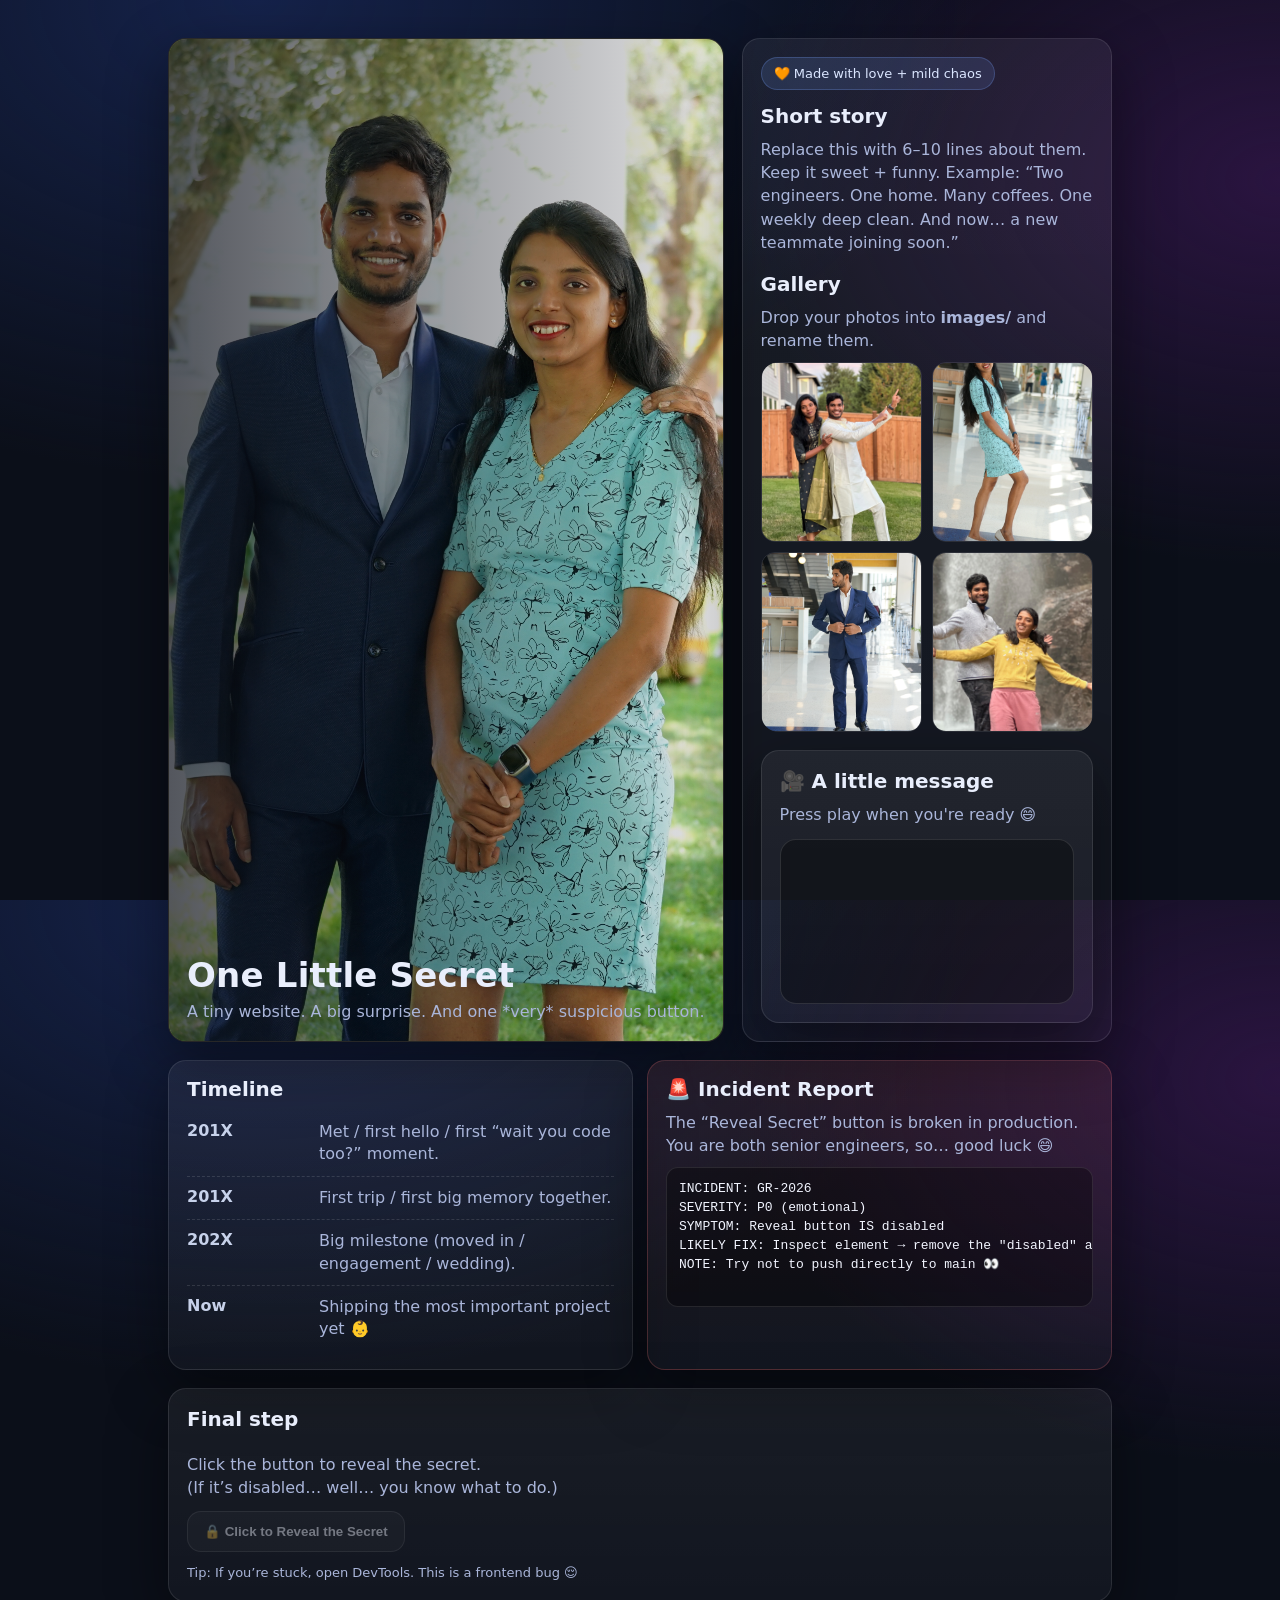
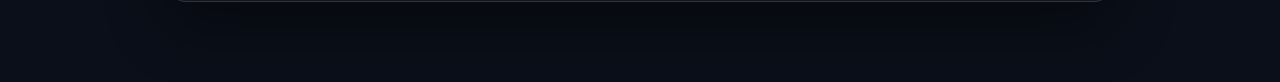
<file: index.html>
<!doctype html>
<html lang="en">
<head>
  <meta charset="UTF-8" />
  <meta name="viewport" content="width=device-width, initial-scale=1"/>
  <link rel="stylesheet" href="style.css">
  <title>One Little Secret</title>
  <style>
    :root{
      --bg:#0b0f19;
      --card:#121a2a;
      --text:#e9eefc;
      --muted:#aab6da;
      --accent:#7aa2ff;
      --shadow: 0 20px 60px rgba(0,0,0,.45);
      --radius: 18px;
    }
    *{ box-sizing:border-box; }
    body{
      margin:0;
      font-family: ui-sans-serif, system-ui, -apple-system, Segoe UI, Roboto, Helvetica, Arial;
      color:var(--text);
      background: radial-gradient(1200px 800px at 20% 0%, #15224a 0%, transparent 60%),
                  radial-gradient(1000px 700px at 100% 20%, #2a1440 0%, transparent 55%),
                  var(--bg);
      overflow-x:hidden;
    }
    a{ color:var(--accent); }
    .wrap{ max-width: 980px; margin:0 auto; padding: 28px 18px 80px; }
    .hero{
      display:grid; gap:18px;
      grid-template-columns: 1.2fr .8fr;
      align-items:stretch;
      margin-top: 10px;
    }
    @media (max-width: 860px){ .hero{ grid-template-columns: 1fr; } }
    .card{
      background: linear-gradient(180deg, rgba(255,255,255,.06), rgba(255,255,255,.03));
      border: 1px solid rgba(255,255,255,.10);
      border-radius: var(--radius);
      box-shadow: var(--shadow);
      overflow:hidden;
    }
    .hero .cover{
      position:relative;
      min-height: 320px;
      background: #111;
    }
    .cover img{
      width:100%; height:100%; object-fit:cover; display:block;
      filter:saturate(1.05) contrast(1.05);
    }
    .cover .overlay{
      position:absolute; inset:0;
      background: linear-gradient(90deg, rgba(11,15,25,.70), rgba(11,15,25,.10));
      display:flex; flex-direction:column; justify-content:flex-end;
      padding: 18px;
    }
    h1{ margin:0 0 6px; font-size: 34px; letter-spacing:.2px; }
    .sub{ margin:0; color:var(--muted); line-height:1.4; }
    .content{ padding: 18px; }
    .pill{
      display:inline-flex; gap:8px; align-items:center;
      padding: 8px 12px;
      border-radius: 999px;
      background: rgba(122,162,255,.14);
      border: 1px solid rgba(122,162,255,.25);
      color: #dbe6ff;
      font-size: 13px;
    }
    .grid{
      display:grid;
      grid-template-columns: repeat(2, 1fr);
      gap: 14px;
    }
    @media (max-width: 860px){ .grid{ grid-template-columns: 1fr; } }

    .gallery{
      display:grid;
      grid-template-columns: repeat(2, 1fr);
      gap: 10px;
      padding: 12px;
    }
    .gallery img{
      width:100%; height: 180px; object-fit:cover;
      border-radius: 14px;
      border: 1px solid rgba(255,255,255,.10);
    }
    @media (max-width: 860px){
      .gallery{ grid-template-columns: 1fr 1fr; }
      .gallery img{ height: 160px; }
    }

    .section{ margin-top: 18px; }
    .section h2{ margin:0 0 10px; font-size: 20px; }
    .muted{ color:var(--muted); }

    .timeline{
      padding: 16px 18px 18px;
    }
    .titem{
      display:grid;
      grid-template-columns: 120px 1fr;
      gap: 12px;
      padding: 10px 0;
      border-bottom: 1px dashed rgba(255,255,255,.12);
    }
    .titem:last-child{ border-bottom: none; }
    .tdate{ color:#dbe6ff; opacity:.9; font-weight:600; }
    .ttext{ color:var(--muted); line-height:1.4; }

    .incident{
      padding: 16px 18px 18px;
      background: linear-gradient(180deg, rgba(255,120,120,.10), rgba(255,255,255,.03));
      border: 1px solid rgba(255,120,120,.22);
    }
    .incident pre{
      margin: 10px 0 0;
      background: rgba(0,0,0,.35);
      border: 1px solid rgba(255,255,255,.10);
      padding: 12px;
      border-radius: 12px;
      overflow:auto;
      color: #f2f5ff;
      font-size: 13px;
      line-height: 1.45;
    }

    .reveal{
      padding: 18px;
      display:flex;
      flex-direction:column;
      gap: 12px;
      align-items:flex-start;
    }
    .btn{
      appearance:none;
      border: 1px solid rgba(255,255,255,.16);
      border-radius: 14px;
      padding: 12px 16px;
      background: rgba(255,255,255,.06);
      color: var(--text);
      font-weight: 700;
      cursor:pointer;
      transition: transform .08s ease, background .2s ease, opacity .2s ease;
    }
    .btn:hover{ transform: translateY(-1px); background: rgba(255,255,255,.10); }
    .btn:active{ transform: translateY(0px); }
    .btn[disabled]{
      opacity:.45;
      cursor:not-allowed;
      filter: grayscale(.3);
    }

    /* Modal reveal */
    .modal{
      position:fixed; inset:0;
      display:none;
      place-items:center;
      background: rgba(0,0,0,.55);
      padding: 20px;
      z-index: 50;
    }
    .modal.show{ display:grid; }
    .modal-card{
      width:min(720px, 100%);
      border-radius: 22px;
      background: linear-gradient(180deg, rgba(255,255,255,.08), rgba(255,255,255,.03));
      border: 1px solid rgba(255,255,255,.16);
      box-shadow: var(--shadow);
      overflow:hidden;
      position:relative;
    }
    .modal-top{
      padding: 18px 18px 6px;
      display:flex; align-items:center; justify-content:space-between;
      gap: 12px;
    }
    .x{
      background: rgba(255,255,255,.06);
      border: 1px solid rgba(255,255,255,.12);
      color: var(--text);
      border-radius: 12px;
      padding: 8px 10px;
      cursor:pointer;
    }
    .reveal-stage{
      padding: 10px 18px 22px;
    }
    .big{
      font-size: 36px;
      margin: 6px 0 6px;
      letter-spacing:.2px;
    }
    .anim{
      margin-top: 14px;
      display:grid;
      place-items:center;
      padding: 18px 0 6px;
    }
    .cardflip{
      width: 260px; height: 160px;
      perspective: 900px;
    }
    .cardflip .inner{
      width:100%; height:100%;
      position:relative;
      transform-style:preserve-3d;
      transition: transform 900ms cubic-bezier(.2,.9,.2,1);
    }
    .cardflip.revealed .inner{ transform: rotateY(180deg); }
    .face{
      position:absolute; inset:0;
      border-radius: 18px;
      display:grid; place-items:center;
      backface-visibility:hidden;
      border: 1px solid rgba(255,255,255,.16);
      background: rgba(0,0,0,.25);
      text-align:center;
      padding: 12px;
    }
    .front{
      color: #dbe6ff;
    }
    .back{
      transform: rotateY(180deg);
      font-size: 34px;
      font-weight: 900;
    }

    /* Confetti canvas */
    #confetti{
      position:fixed; inset:0;
      pointer-events:none;
      z-index: 60;
      display:none;
    }
    #confetti.show{ display:block; }
  </style>
</head>
<body>
  <canvas id="confetti"></canvas>

  <div class="wrap">
    <div class="hero">
      <div class="card cover">
        <img src="images/cover.JPG" alt="Cover photo" />
        <div class="overlay">
          <h1>One Little Secret</h1>
          <p class="sub">A tiny website. A big surprise. And one *very* suspicious button.</p>
        </div>
      </div>

      <div class="card content">
        <div class="pill">🧡 Made with love + mild chaos</div>
        <div class="section" style="margin-top:14px;">
          <h2>Short story</h2>
          <p class="muted" style="margin:0;">
            Replace this with 6–10 lines about them. Keep it sweet + funny.
            Example: “Two engineers. One home. Many coffees. One weekly deep clean. And now… a new teammate joining soon.”
          </p>
        </div>
        <div class="section">
          <h2>Gallery</h2>
          <p class="muted" style="margin:0 0 10px;">Drop your photos into <b>images/</b> and rename them.</p>
          <div class="gallery card" style="box-shadow:none; border:none; background:none; padding:0;">
            <img src="images/1.JPG" alt="pic 1" />
            <img src="images/2.JPG" alt="pic 2" />
            <img src="images/3.JPG" alt="pic 3" />
            <img src="images/4.JPG" alt="pic 4" />
          </div>
        </div>
        <div class="card section video-card">
  <h2>🎥 A little message</h2>
  <p class="muted" style="margin:0 0 12px;">
    Press play when you're ready 😄
  </p>

  <div class="video-embed">
    <iframe
      src="https://www.youtube.com/embed/mzi4ZzQo3aY"
      title="YouTube video player"
      frameborder="0"
      allow="accelerometer; autoplay; clipboard-write; encrypted-media; gyroscope; picture-in-picture; web-share"
      allowfullscreen>
    </iframe>
  </div>
</div>

      </div>
    </div>

    <div class="grid section">
      <div class="card timeline">
        <h2>Timeline</h2>
        <div class="titem">
          <div class="tdate">201X</div>
          <div class="ttext">Met / first hello / first “wait you code too?” moment.</div>
        </div>
        <div class="titem">
          <div class="tdate">201X</div>
          <div class="ttext">First trip / first big memory together.</div>
        </div>
        <div class="titem">
          <div class="tdate">202X</div>
          <div class="ttext">Big milestone (moved in / engagement / wedding).</div>
        </div>
        <div class="titem">
          <div class="tdate">Now</div>
          <div class="ttext">Shipping the most important project yet 👶</div>
        </div>
      </div>

      <div class="card incident">
        <h2>🚨 Incident Report</h2>
        <p class="muted" style="margin:0;">
          The “Reveal Secret” button is broken in production.<br/>
          You are both senior engineers, so… good luck 😄
        </p>
        <pre>
INCIDENT: GR-2026
SEVERITY: P0 (emotional)
SYMPTOM: Reveal button IS disabled
LIKELY FIX: Inspect element → remove the "disabled" attribute
NOTE: Try not to push directly to main 👀
        </pre>
      </div>
    </div>

    <div class="card reveal section">
      <h2>Final step</h2>
      <p class="muted" style="margin:0;">
        Click the button to reveal the secret.<br/>
        (If it’s disabled… well… you know what to do.)
      </p>

      <!-- The whole point: they fix this via Inspect Element (remove disabled) -->
      <button id="revealBtn" class="btn" disabled>🔒 Click to Reveal the Secret</button>

      <p class="muted" style="margin:0; font-size:13px;">
        Tip: If you’re stuck, open DevTools. This is a frontend bug 😌
      </p>
    </div>
  </div>

  <div id="modal" class="modal" role="dialog" aria-modal="true" aria-label="Reveal">
    <div class="modal-card">
      <div class="modal-top">
        <div>
          <div class="muted" style="font-size:13px;">Decrypting…</div>
          <div style="font-weight:800;">Secret payload unlocked ✅</div>
        </div>
        <button class="x" id="closeModal">Close</button>
      </div>

      <div class="reveal-stage">
        <div class="big">It’s a…</div>
        <div class="muted">Okay, deep breath. Ready?</div>

        <div class="anim">
          <div id="flip" class="cardflip">
            <div class="inner">
              <div class="face front">
                <div style="font-weight:900; font-size:18px;">Click “Reveal”</div>
                <div class="muted" style="font-size:13px; margin-top:6px;">to flip the card</div>
              </div>
              <div class="face back" id="genderText">REPLACE_ME</div>
            </div>
          </div>

          <button class="btn" id="finalReveal" style="margin-top:14px;">🎉 Reveal</button>
          <div class="muted" style="font-size:13px; margin-top:10px;">
            (Yes, you earned this.)
          </div>
        </div>
      </div>
    </div>
  </div>

  <script>
    /************************************************************
     * YOU ONLY NEED TO EDIT THIS:
     * Set GENDER to "BOY" or "GIRL" (or any text you want).
     ************************************************************/
    const GENDER = "REPLACE_ME"; // <-- change to "BOY" or "GIRL" before you share the site

    // Open modal when the button is clicked (it will only be clickable after they remove disabled)
    const revealBtn = document.getElementById("revealBtn");
    const modal = document.getElementById("modal");
    const closeModal = document.getElementById("closeModal");
    const finalReveal = document.getElementById("finalReveal");
    const flip = document.getElementById("flip");
    const genderText = document.getElementById("genderText");

    genderText.textContent = GENDER;

    function openModal(){
      modal.classList.add("show");
      flip.classList.remove("revealed");
    }
    function hideModal(){
      modal.classList.remove("show");
    }

    revealBtn.addEventListener("click", () => {
      openModal();
    });

    closeModal.addEventListener("click", hideModal);
    modal.addEventListener("click", (e) => {
      if(e.target === modal) hideModal();
    });

    finalReveal.addEventListener("click", () => {
      // Flip animation + confetti
      flip.classList.add("revealed");
      startConfetti(2200);
    });

    // Lightweight confetti (no libraries)
    const canvas = document.getElementById("confetti");
    const ctx = canvas.getContext("2d");
    let confettiPieces = [];
    let confettiRunning = false;

    function resizeCanvas(){
      canvas.width = window.innerWidth;
      canvas.height = window.innerHeight;
    }
    window.addEventListener("resize", resizeCanvas);
    resizeCanvas();

    function makeConfetti(n=160){
      const pieces = [];
      for(let i=0;i<n;i++){
        pieces.push({
          x: Math.random()*canvas.width,
          y: -20 - Math.random()*canvas.height*0.3,
          r: 4 + Math.random()*6,
          vy: 2 + Math.random()*5,
          vx: -2 + Math.random()*4,
          rot: Math.random()*Math.PI,
          vr: -0.15 + Math.random()*0.3,
          alpha: 0.9
        });
      }
      return pieces;
    }

    function drawConfetti(){
      ctx.clearRect(0,0,canvas.width,canvas.height);
      for(const p of confettiPieces){
        p.x += p.vx;
        p.y += p.vy;
        p.rot += p.vr;

        // bounce-ish drift
        if(p.x < -50) p.x = canvas.width + 50;
        if(p.x > canvas.width + 50) p.x = -50;

        // fade out slowly
        p.alpha *= 0.995;

        ctx.save();
        ctx.globalAlpha = Math.max(0, p.alpha);
        ctx.translate(p.x, p.y);
        ctx.rotate(p.rot);

        // no fixed colors: use random HSL each frame? (too flashy)
        // We'll do stable random-ish grayscale-ish sparkle using alpha + rotation:
        ctx.fillStyle = "rgba(255,255,255,0.9)";
        ctx.fillRect(-p.r/2, -p.r/2, p.r, p.r*0.6);

        ctx.restore();
      }
      confettiPieces = confettiPieces.filter(p => p.y < canvas.height + 60 && p.alpha > 0.05);
      if(confettiRunning) requestAnimationFrame(drawConfetti);
    }

    function startConfetti(ms=2000){
      canvas.classList.add("show");
      confettiPieces = confettiPieces.concat(makeConfetti(180));
      if(!confettiRunning){
        confettiRunning = true;
        drawConfetti();
      }
      setTimeout(() => {
        canvas.classList.remove("show");
        confettiRunning = false;
        confettiPieces = [];
        ctx.clearRect(0,0,canvas.width,canvas.height);
      }, ms);
    }

    // Small “dev hint” in console (optional but funny)
    console.log("GR-2026 hint: If a button is disabled, maybe check its HTML attributes 👀");
  </script>
  <script src="script.js"></script>
</body>
</html>
</file>
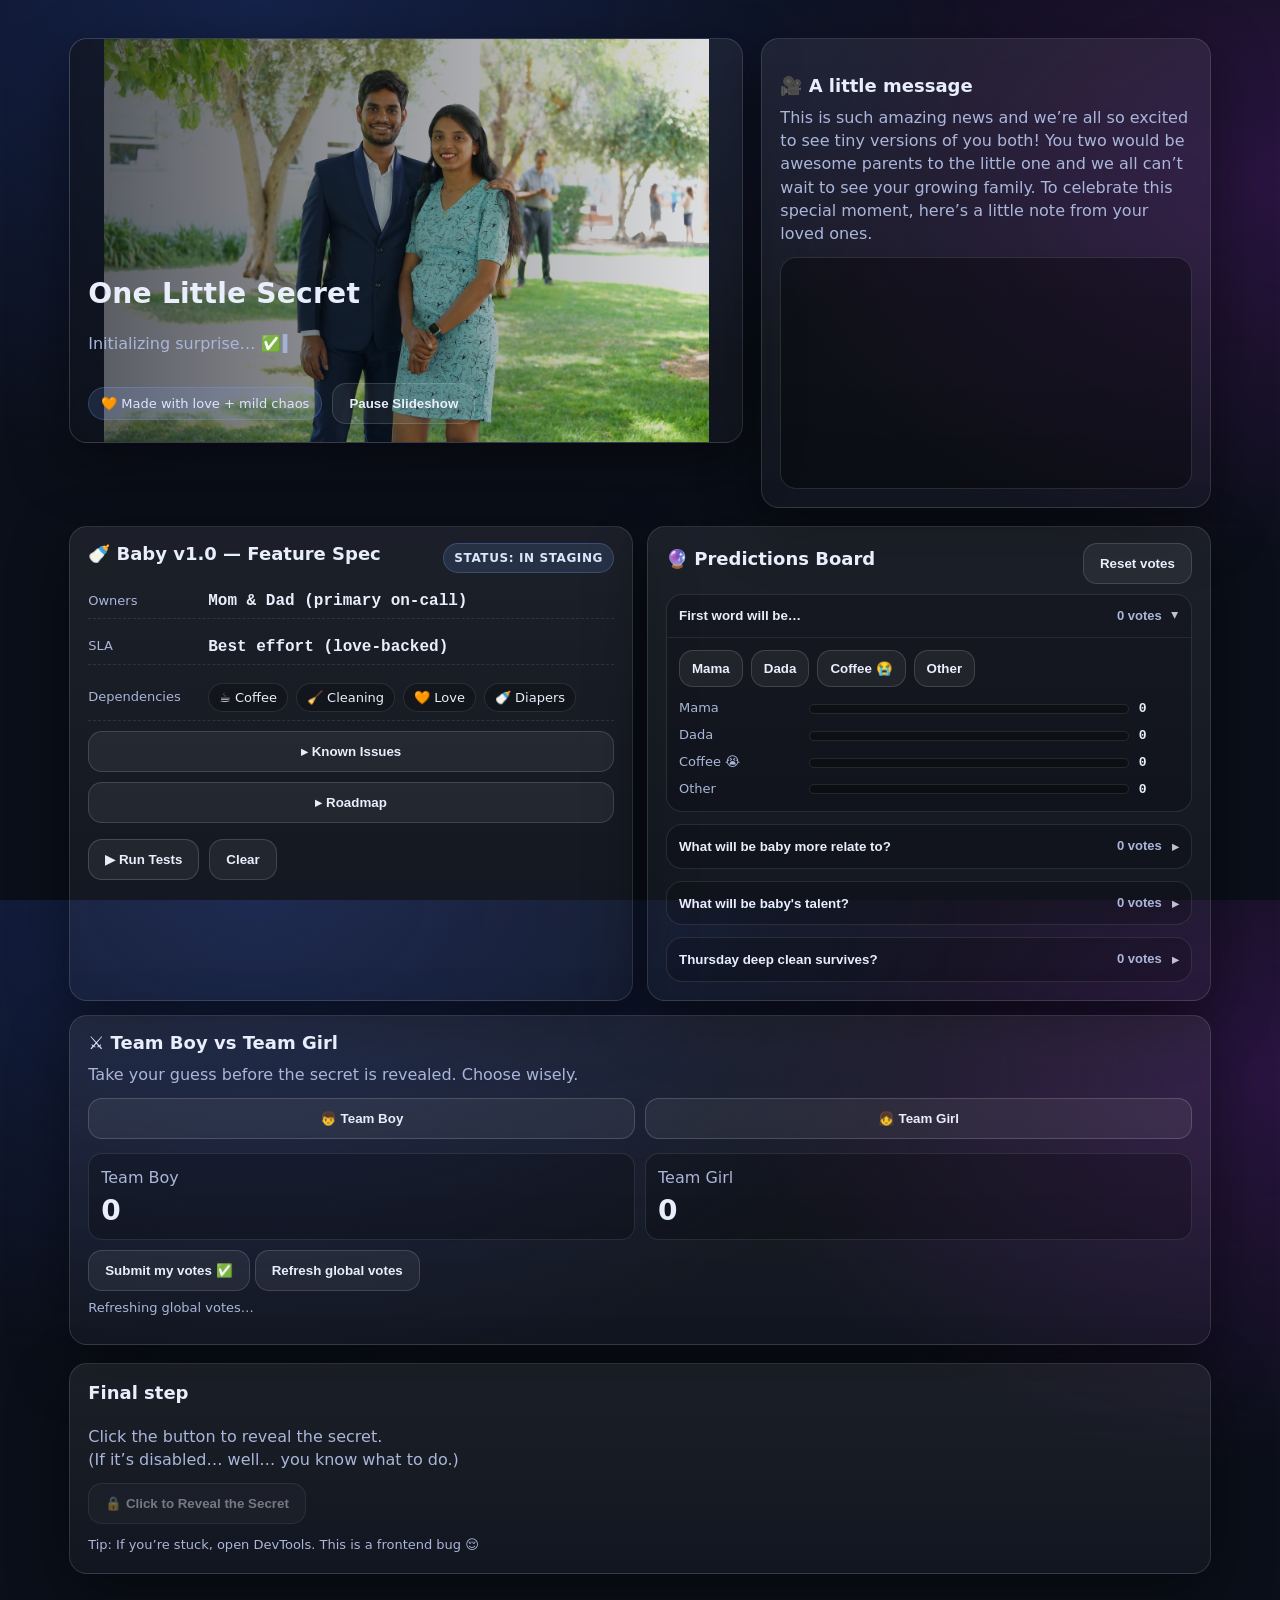
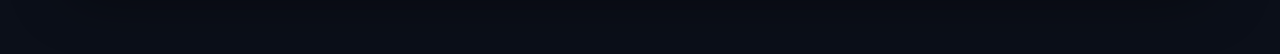
<file: home.html>
<!doctype html>
<html lang="en">
<head>
  <meta charset="UTF-8" />
  <meta name="viewport" content="width=device-width, initial-scale=1"/>
  <title>One Little Secret — v2</title>

  <!-- Your existing styles -->
  <link rel="stylesheet" href="./style.css">

  <!-- New v2 styles -->
  <link rel="stylesheet" href="./home.css">
</head>

<body>
  <canvas id="confetti"></canvas>

  <div class="wrap">

    <!-- HERO: cover slideshow + typewriter -->
    <div class="hero">
      <div class="card cover cover-v2">
        <img id="coverImg" src="images/cover.JPG" alt="Cover slideshow" />
        <div class="overlay">
          <h1>One Little Secret</h1>
          <p class="sub">
            <span id="typewriter"></span><span class="cursor">▍</span>
          </p>
          <div class="hero-actions">
            <span class="pill">🧡 Made with love + mild chaos</span>
            <button class="btn btn-ghost" id="pauseSlideshow">Pause Slideshow</button>
          </div>
        </div>
      </div>

      <div class="card content">

        <!-- Video stays (gallery removed) -->
        <div class="section">
          <h2>🎥 A little message</h2>
          <p class="muted" style="margin:0 0 12px;">This is such amazing news and we’re all so excited to see tiny versions of you both! You two would be awesome parents to the little one and we all can’t wait to see your growing family. To celebrate this special moment, here’s a little note from your loved ones. </p>
          <div class="video-embed">
            <iframe
              src="https://www.youtube.com/embed/sfKQeUn-cuI"
              title="YouTube video player"
              frameborder="0"
              allow="accelerometer; autoplay; clipboard-write; encrypted-media; gyroscope; picture-in-picture; web-share"
              allowfullscreen></iframe>
          </div>
        </div>
      </div>
    </div>

    <!-- Fun interactive cards row -->
    <div class="grid section">

  <!-- Baby Feature Spec -->
  <div class="card baby">
    <div class="baby-head">
      <h2>🍼 Baby v1.0 — Feature Spec</h2>
      <span class="badge">STATUS: IN STAGING</span>
    </div>

    <div class="baby-spec">
      <div class="spec-row">
        <div class="muted tiny">Owners</div>
        <div class="mono">Mom & Dad (primary on-call)</div>
      </div>

      <div class="spec-row">
        <div class="muted tiny">SLA</div>
        <div class="mono">Best effort (love-backed)</div>
      </div>

      <div class="spec-row">
        <div class="muted tiny">Dependencies</div>
        <div class="chips">
          <span class="chip">☕ Coffee</span>
          <span class="chip">🧹 Cleaning</span>
          <span class="chip">🧡 Love</span>
          <span class="chip">🍼 Diapers</span>
        </div>
      </div>

      <button class="btn btn-ghost baby-toggle" data-target="#knownIssues">
        ▸ Known Issues
      </button>
      <div id="knownIssues" class="accordion hidden">
        <ul class="muted" style="margin:0; padding-left: 18px;">
          <li>Random wake events (no stack trace provided)</li>
          <li>Loud notifications (cannot be muted)</li>
          <li>Frequent “reboots” required</li>
          <li>Documentation: missing</li>
        </ul>
      </div>

      <button class="btn btn-ghost baby-toggle" data-target="#roadmap">
        ▸ Roadmap
      </button>
      <div id="roadmap" class="accordion hidden">
        <ul class="muted" style="margin:0; padding-left: 18px;">
          <li>Smile feature rollout (beta)</li>
          <li>First word MVP</li>
          <li>Walking GA (date TBD)</li>
        </ul>
      </div>

      <div class="baby-actions">
        <button class="btn" id="runTests">▶ Run Tests</button>
        <button class="btn btn-ghost" id="clearTests">Clear</button>
      </div>

      <pre id="testOutput" class="baby-console hidden"></pre>
    </div>
  </div>

  <!-- Predictions Board -->
  <div class="card predict">
  <div class="predict-head">
    <h2>🔮 Predictions Board</h2>
    <button class="btn btn-ghost" id="resetPredictions">Reset votes</button>

  </div>

  <div class="pred-accordion">

    <div class="pred-item" data-q="first_word">
      <button class="pred-head" type="button">
        <span class="pred-title">First word will be…</span>
        <span class="pred-meta muted tiny" data-meta>0 votes</span>
        <span class="pred-chevron">▸</span>
      </button>

      <div class="pred-body">
        <div class="pred-options">
          <button class="pred-btn" data-o="mama">Mama</button>
          <button class="pred-btn" data-o="dada">Dada</button>
          <button class="pred-btn" data-o="coffee">Coffee 😭</button>
          <button class="pred-btn" data-o="other">Other</button>
        </div>
        <div class="pred-bars"></div>
      </div>
    </div>

    <div class="pred-item" data-q="vibe">
      <button class="pred-head" type="button">
        <span class="pred-title">What will be baby more relate to?</span>
        <span class="pred-meta muted tiny" data-meta>0 votes</span>
        <span class="pred-chevron">▸</span>
      </button>

      <div class="pred-body">
        <div class="pred-options">
          <button class="pred-btn" data-o="chill">Icecream being cold</button>
          <button class="pred-btn" data-o="chaos">Sweet being too sweet</button>
        </div>
        <div class="pred-bars"></div>
      </div>
    </div>

    <div class="pred-item" data-q="spoiler">
      <button class="pred-head" type="button">
        <span class="pred-title">What will be baby's talent?</span>
        <span class="pred-meta muted tiny" data-meta>0 votes</span>
        <span class="pred-chevron">▸</span>
      </button>

      <div class="pred-body">
        <div class="pred-options">
          <button class="pred-btn" data-o="mom">Spoling mom's sleep</button>
          <button class="pred-btn" data-o="dad">Spoiling Dad's dresses</button>
          <button class="pred-btn" data-o="both">Both</button>
        </div>
        <div class="pred-bars"></div>
      </div>
    </div>

    <div class="pred-item" data-q="cleaning">
      <button class="pred-head" type="button">
        <span class="pred-title">Thursday deep clean survives?</span>
        <span class="pred-meta muted tiny" data-meta>0 votes</span>
        <span class="pred-chevron">▸</span>
      </button>

      <div class="pred-body">
        <div class="pred-options">
          <button class="pred-btn" data-o="yes">Yes</button>
          <button class="pred-btn" data-o="no">No</button>
          <button class="pred-btn" data-o="diapers">Replaced by diapers</button>
        </div>
        <div class="pred-bars"></div>
      </div>
    </div>

  </div>
</div>


  <!-- Keep poll -->
  <div class="card poll">
    <h2>⚔️ Team Boy vs Team Girl</h2>
    <p class="muted" style="margin:0 0 12px;">
      Take your guess before the secret is revealed. Choose wisely.
    </p>

    <div class="poll-actions">
      <button class="btn btn-team" id="voteBoy">👦 Team Boy</button>
      <button class="btn btn-team" id="voteGirl">👧 Team Girl</button>
    </div>

    <div class="poll-stats">
      <div class="stat">
        <div class="stat-label muted">Team Boy</div>
        <div class="stat-value" id="boyCount">0</div>
      </div>
      <div class="stat">
        <div class="stat-label muted">Team Girl</div>
        <div class="stat-value" id="girlCount">0</div>
      </div>
    </div>

    <button class="btn  btn-ghost" id="submitToGoogle">Submit my votes ✅</button>
    <button class="btn btn-ghost" id="refreshGlobalVotes">Refresh global votes</button>
<p class="muted tiny" id="globalVoteStatus" style="margin:8px 0 0;"></p>
<p class="muted tiny" id="submitStatus" style="margin:8px 0 0;"></p>
  </div>

</div>


    <!-- Reveal -->
    <div class="card reveal section">
      <h2>Final step</h2>
      <p class="muted" style="margin:0;">
        Click the button to reveal the secret.<br/>
        (If it’s disabled… well… you know what to do.)
      </p>

      <!-- They enable via Inspect Element -->
      <button id="revealBtn" class="btn" disabled>🔒 Click to Reveal the Secret</button>

      <p class="muted tiny" style="margin:0;">
        Tip: If you’re stuck, open DevTools. This is a frontend bug 😌
      </p>
    </div>
  </div>

  <!-- Modal: slider challenge -> countdown -> reveal -->
  <div id="modal" class="modal" role="dialog" aria-modal="true" aria-label="Reveal">
    <div class="modal-card">
      <div class="modal-top">
        <div>
          <div class="muted tiny">Decrypting…</div>
          <div style="font-weight:900;">Access requires one more step ✅</div>
        </div>
        <button class="x" id="closeModal">Close</button>
      </div>

      <div class="reveal-stage">

        <!-- STEP 1: Slider challenge -->
        <div id="stepSlider">
          <div class="big">Prove you know your origin story 😈</div>
          <p class="muted" style="margin:0 0 14px;">
            Slide to the <b>exact date you met</b> (format: <b>YYYYMMDD</b>).<br/>
          </p>

          <div class="slider-wrap">
            <div class="slider-row">
              <input id="dateSlider" type="range" min="0" max="99999999" step="1" value="0" />
            </div>

            <div class="slider-meta">
              <div class="muted tiny">Current</div>
              <div class="mono" id="sliderValue">00000000</div>
              <div class="muted tiny">Attempts left</div>
              <div class="mono" id="attemptsLeft">3</div>
            </div>

            <div class="slider-actions">
              <button class="btn" id="submitDate">Submit</button>
              <button class="btn btn-ghost" id="nudgeUp" title="Tiny nudge">+1</button>
              <button class="btn btn-ghost" id="nudgeDown" title="Tiny nudge">-1</button>
            </div>

            <!-- Engineer override appears after 2 failed attempts -->
            <div id="overrideBox" class="override hidden">
              <div style="font-weight:900;">Senior Engineer Override unlocked 🧑‍💻</div>
              <p class="muted" style="margin:6px 0 10px;">
                Fine. Here’s a faster way. Type the date like a civilized person:
              </p>
              <input id="dateInput" class="text-input" placeholder="YYYYMMDD (e.g., 20190623)" />
              <div class="muted tiny" style="margin-top:8px;">
                (Or… you know… set the slider value via DevTools like the gremlins you are.)
              </div>
            </div>

            <p class="muted tiny" id="feedback" style="margin:12px 0 0;"></p>
          </div>
        </div>

        <!-- STEP 2: Countdown -->
        <div id="stepCountdown" class="hidden">
          <div class="big">Okay okay… initiating reveal</div>
          <p class="muted" style="margin:0 0 12px;">No backing out now.</p>
          <div class="countdown" id="countdownNum">3</div>
        </div>

        <!-- STEP 3: Reveal -->
        <div id="stepReveal" class="hidden">
          <div class="big">It’s a…</div>
          <div class="muted">Deep breath. Ready?</div>

          <div class="anim">
            <div id="flip" class="cardflip">
              <div class="inner">
                <div class="face front">
                  <div style="font-weight:900; font-size:18px;">Click “Reveal”</div>
                  <div class="muted tiny" style="margin-top:6px;">to flip the card</div>
                </div>
                <div class="face back" id="genderText">Ahaan... Antha easy ga chepthama...</div>
              </div>
            </div>

            <button class="btn" id="finalReveal" style="margin-top:14px;">🎉 Reveal</button>
            <div class="muted tiny" style="margin-top:10px;">(Yes, you earned this.)</div>
          </div>
        </div>

      </div>
    </div>
  </div>
<iframe name="gf_hidden_iframe" style="display:none;"></iframe>

<form id="googleVoteForm"
  action="https://docs.google.com/forms/d/e/1FAIpQLSf1FIAqknQc8D6FbWRx2jw-ndwXy1Ygu2L1yXwwDx0wi65KpA/formResponse"
  method="POST"
  target="gf_hidden_iframe"
  style="display:none;">
  <input type="hidden" name="entry.1625703225" id="gf_team" />
  <input type="hidden" name="submit" value="Submit" />
</form>
  <!-- New v2 logic -->
  <script src="./home.js"></script>
</body>
</html>
</file>
<file: style.css>
:root{
  --bg:#0b0f19;
  --text:#e9eefc;
  --muted:#aab6da;
  --accent:#7aa2ff;
  --shadow: 0 20px 60px rgba(0,0,0,.45);
  --radius: 18px;
}

*{ box-sizing:border-box; }

html, body{ height: 100%; }

body{
  margin:0;
  font-family: ui-sans-serif, system-ui, -apple-system, Segoe UI, Roboto, Helvetica, Arial;
  color:var(--text);
  background:
    radial-gradient(1200px 800px at 20% 0%, #15224a 0%, transparent 60%),
    radial-gradient(1000px 700px at 100% 20%, #2a1440 0%, transparent 55%),
    var(--bg);
  overflow-x:hidden;
}

/* Links */
a{ color: var(--accent); text-decoration: none; }
a:hover{ text-decoration: underline; }

/* --- Layout container: responsive across mobile -> TV --- */
.wrap{
  width: min(1200px, 92vw);
  margin: 0 auto;
  padding: 28px 18px 80px;
}

/* Big monitors / TVs */
@media (min-width: 1400px){
  .wrap{
    width: min(1500px, 90vw);
  }
}

/* Ultrawide */
@media (min-width: 1800px){
  .wrap{
    width: min(1700px, 88vw);
  }
}

.card{
  background: linear-gradient(180deg, rgba(255,255,255,.07), rgba(255,255,255,.03));
  border: 1px solid rgba(255,255,255,.12);
  border-radius: var(--radius);
  box-shadow: var(--shadow);
  overflow:hidden;
}

/* Make sections breathe a bit more on large screens */
.section{ margin-top: 18px; }
@media (min-width: 1400px){
  .section{ margin-top: 22px; }
}

h1{
  margin: 0 0 6px;
  font-size: clamp(26px, 2.2vw, 40px);
  letter-spacing: .2px;
}

h2{
  margin: 0 0 10px;
  font-size: clamp(18px, 1.4vw, 24px);
}

.sub, .muted{
  color: var(--muted);
  line-height: 1.45;
}

/* --- Hero layout --- */
.hero{
  display:grid;
  gap:18px;
  grid-template-columns: 1.2fr .8fr;
  align-items:stretch;
  margin-top: 10px;
}

/* Tablets/smaller: stack */
@media (max-width: 860px){
  .hero{ grid-template-columns: 1fr; }
}

/* Large screens: emphasize image a bit more */
@media (min-width: 1400px){
  .hero{ grid-template-columns: 1.35fr .65fr; }
}

.cover img{
  width:100%;
  height:100%;
  object-fit:cover;
  display:block;
  filter: saturate(1.05) contrast(1.05);
}

.cover .overlay{
  position:absolute;
  inset:0;
  background: linear-gradient(90deg, rgba(11,15,25,.70), rgba(11,15,25,.10));
  display:flex;
  flex-direction:column;
  justify-content:flex-end;
  padding: 18px;
}

/* Content card padding */
.content{
  padding: 18px;
}

/* Pill */
.pill{
  display:inline-flex;
  gap:8px;
  align-items:center;
  padding: 8px 12px;
  border-radius: 999px;
  background: rgba(122,162,255,.14);
  border: 1px solid rgba(122,162,255,.25);
  color: #dbe6ff;
  font-size: 13px;
}

.video-card{
  padding: 18px;
}

.video-embed{
  position: relative;
  width: 100%;
  aspect-ratio: 16 / 9;
  border-radius: 16px;
  overflow: hidden;
  border: 1px solid rgba(255,255,255,.12);
  background: rgba(0,0,0,.35);
}

.video-embed iframe{
  position: absolute;
  inset: 0;
  width: 100%;
  height: 100%;
}


/* --- Gallery --- */
.gallery{
  display:grid;
  grid-template-columns: repeat(2, 1fr);
  gap: 10px;
  padding: 12px;
}

.gallery img{
  width:100%;
  height: clamp(140px, 18vh, 220px);
  object-fit: cover;
  border-radius: 14px;
  border: 1px solid rgba(255,255,255,.10);
  transition: transform .25s ease;
}

.gallery img:hover{
  transform: scale(1.015);
}

/* On small screens keep it tight */
@media (max-width: 860px){
  .gallery{ grid-template-columns: 1fr 1fr; }
  .gallery img{ height: 160px; }
}

/* On ultrawide, show 3 columns for gallery (fills dead space) */
@media (min-width: 1800px){
  .gallery{ grid-template-columns: repeat(3, 1fr); }
}

/* --- Two-column grid section (timeline + incident) --- */
.grid{
  display:grid;
  grid-template-columns: repeat(2, 1fr);
  gap: 14px;
}

@media (max-width: 860px){
  .grid{ grid-template-columns: 1fr; }
}

/* Ultrawide: 3 columns to reduce empty space */
@media (min-width: 1800px){
  .grid{ grid-template-columns: repeat(3, 1fr); }
}

/* Timeline */
.timeline{
  padding: 16px 18px 18px;
}

.titem{
  display:grid;
  grid-template-columns: 120px 1fr;
  gap: 12px;
  padding: 10px 0;
  border-bottom: 1px dashed rgba(255,255,255,.12);
}

.titem:last-child{ border-bottom: none; }
.tdate{ color:#dbe6ff; opacity:.9; font-weight:700; }
.ttext{ color:var(--muted); line-height:1.4; }

/* Incident */
.incident{
  padding: 16px 18px 18px;
  background: linear-gradient(180deg, rgba(255,120,120,.10), rgba(255,255,255,.03));
  border: 1px solid rgba(255,120,120,.22);
}

.incident pre{
  margin: 10px 0 0;
  background: rgba(0,0,0,.35);
  border: 1px solid rgba(255,255,255,.10);
  padding: 12px;
  border-radius: 12px;
  overflow:auto;
  color: #f2f5ff;
  font-size: 13px;
  line-height: 1.45;
}

/* Reveal section */
.reveal{
  padding: 18px;
  display:flex;
  flex-direction:column;
  gap: 12px;
  align-items:flex-start;
}

/* Buttons */
.btn, button{
  appearance:none;
  border: 1px solid rgba(255,255,255,.16);
  border-radius: 14px;
  padding: 12px 16px;
  background: rgba(255,255,255,.06);
  color: var(--text);
  font-weight: 800;
  cursor:pointer;
  transition: transform .08s ease, background .2s ease, opacity .2s ease, box-shadow .2s ease;
}

.btn:hover, button:hover{
  transform: translateY(-1px);
  background: rgba(255,255,255,.10);
  box-shadow: 0 10px 30px rgba(0,0,0,.25);
}

.btn:active, button:active{ transform: translateY(0px); }

.btn[disabled], button:disabled{
  opacity:.45;
  cursor:not-allowed;
  filter: grayscale(.3);
  box-shadow: none;
}

/* --- Modal --- */
.modal{
  position:fixed;
  inset:0;
  display:none;
  place-items:center;
  background: rgba(0,0,0,.55);
  padding: 20px;
  z-index: 50;
}

.modal.show{ display:grid; }

.modal-card{
  width: min(860px, 96vw);
  border-radius: 22px;
  background: linear-gradient(180deg, rgba(255,255,255,.08), rgba(255,255,255,.03));
  border: 1px solid rgba(255,255,255,.16);
  box-shadow: var(--shadow);
  overflow:hidden;
  position:relative;
}

.modal-top{
  padding: 18px 18px 6px;
  display:flex;
  align-items:center;
  justify-content:space-between;
  gap: 12px;
}

.x{
  background: rgba(255,255,255,.06);
  border: 1px solid rgba(255,255,255,.12);
  color: var(--text);
  border-radius: 12px;
  padding: 8px 10px;
  cursor:pointer;
}

.reveal-stage{
  padding: 10px 18px 22px;
}

.big{
  font-size: clamp(26px, 2.2vw, 40px);
  margin: 6px 0 6px;
  letter-spacing:.2px;
}

.anim{
  margin-top: 14px;
  display:grid;
  place-items:center;
  padding: 18px 0 6px;
}

/* Reveal card flip */
.cardflip{
  width: min(360px, 80vw);
  height: 180px;
  perspective: 900px;
}

.cardflip .inner{
  width:100%;
  height:100%;
  position:relative;
  transform-style:preserve-3d;
  transition: transform 900ms cubic-bezier(.2,.9,.2,1);
}

.cardflip.revealed .inner{ transform: rotateY(180deg); }

.face{
  position:absolute;
  inset:0;
  border-radius: 18px;
  display:grid;
  place-items:center;
  backface-visibility:hidden;
  border: 1px solid rgba(255,255,255,.16);
  background: rgba(0,0,0,.25);
  text-align:center;
  padding: 12px;
}

.front{ color: #dbe6ff; }

.back{
  transform: rotateY(180deg);
  font-size: clamp(28px, 2.5vw, 44px);
  font-weight: 900;
}

/* Confetti canvas */
#confetti{
  position:fixed;
  inset:0;
  pointer-events:none;
  z-index: 60;
  display:none;
}
#confetti.show{ display:block; }

/* Subtle “fade up” animation so it feels lively */
.card{
  animation: fadeUp .55s ease both;
}

@keyframes fadeUp{
  from{ opacity:0; transform: translateY(10px); }
  to{ opacity:1; transform: translateY(0); }
}

/* Reduced motion support (for accessibility) */
@media (prefers-reduced-motion: reduce){
  .card{ animation: none; }
  .gallery img, .btn, button{ transition: none; }
  .cardflip .inner{ transition: none; }
}
</file>
<file: home.css>
/* v2 extras (keeps your main styles.css intact) */

.cursor{
  display:inline-block;
  margin-left: 2px;
  opacity: .9;
  animation: blink 900ms infinite;
}
@keyframes blink{
  0%, 49% { opacity: 1; }
  50%, 100% { opacity: 0; }
}

/* Cover slideshow fade */
/* --- FIXED-SIZE COVER SLIDESHOW --- */
.cover-v2{
  position: relative;
  height: clamp(360px, 45vh, 560px); /* FIXED visual height */
  overflow: hidden;
}

/* Image always fills container, never changes layout */
.cover-v2 img{
  position: absolute;
  inset: 0;
  width: 100%;
  height: 100%;
  object-fit: contain;
  object-position: center top;
  transition: opacity 450ms ease;
}

.cover-v2 img.fade-out{
  opacity: 0;
}
.hero-actions{
  display:flex;
  gap:10px;
  align-items:center;
  margin-top: 12px;
  flex-wrap: wrap;
}
.btn-ghost{
  background: rgba(255,255,255,.06);
  border: 1px solid rgba(255,255,255,.14);
}

/* Video embed */
.video-embed{
  position: relative;
  width: 100%;
  aspect-ratio: 16 / 9;
  border-radius: 16px;
  overflow: hidden;
  border: 1px solid rgba(255,255,255,.12);
  background: rgba(0,0,0,.35);
}
.video-embed iframe{
  position: absolute;
  inset: 0;
  width: 100%;
  height: 100%;
}

/* Poll card */
.poll{
  padding: 16px 18px 18px;
}
.poll-actions{
  display:flex;
  gap: 10px;
  flex-wrap: wrap;
}
.btn-team{
  flex: 1;
  min-width: 170px;
  justify-content:center;
}
.poll-stats{
  display:grid;
  grid-template-columns: 1fr 1fr;
  gap: 10px;
  margin: 14px 0 10px;
}
.stat{
  background: rgba(0,0,0,.22);
  border: 1px solid rgba(255,255,255,.10);
  border-radius: 14px;
  padding: 12px;
}
.stat-value{
  font-size: 28px;
  font-weight: 900;
  margin-top: 4px;
}
.tiny{ font-size: 13px; }

/* Slider challenge UI */
.slider-wrap{
  background: rgba(0,0,0,.20);
  border: 1px solid rgba(255,255,255,.10);
  border-radius: 16px;
  padding: 14px;
  margin-top: 10px;
}
.slider-row input[type="range"]{
  width: 100%;
}
.slider-meta{
  display:grid;
  grid-template-columns: auto 1fr auto 1fr;
  gap: 10px;
  align-items: center;
  margin-top: 10px;
}
.mono{
  font-family: ui-monospace, SFMono-Regular, Menlo, Monaco, Consolas, "Liberation Mono", "Courier New", monospace;
  font-weight: 900;
}
.slider-actions{
  display:flex;
  gap: 10px;
  margin-top: 12px;
  flex-wrap: wrap;
}
.text-input{
  width: min(420px, 100%);
  padding: 12px 14px;
  border-radius: 14px;
  background: rgba(255,255,255,.06);
  border: 1px solid rgba(255,255,255,.14);
  color: rgba(255,255,255,.92);
  outline: none;
}
.text-input:focus{
  border-color: rgba(122,162,255,.55);
  box-shadow: 0 0 0 4px rgba(122,162,255,.15);
}
.override{
  margin-top: 12px;
  padding: 12px;
  border-radius: 14px;
  border: 1px dashed rgba(255,255,255,.18);
  background: rgba(255,255,255,.05);
}
.hidden{ display:none !important; }

/* Countdown number */
.countdown{
  font-size: clamp(70px, 10vw, 140px);
  font-weight: 950;
  text-align:center;
  padding: 10px 0 2px;
  letter-spacing: 2px;
}

/* --- MODAL READABILITY FIX (v2) --- */

/* Darken the backdrop more */
.modal{
  background: rgba(0,0,0,.78);   /* was ~.55 */
  backdrop-filter: blur(6px);
  -webkit-backdrop-filter: blur(6px);
}

/* Make the modal card less transparent */
.modal-card{
  background: rgba(15, 20, 35, 0.96);  /* almost solid */
  border: 1px solid rgba(255,255,255,.18);
}

/* Make text pop a bit more */
.modal-card .muted{
  color: rgba(235, 240, 255, 0.78);
}
.reveal-stage{
  font-size: 16px;
}
.big{
  letter-spacing: .3px;
}
/* -----------------------------
   LAPTOP / MID-SIZE FIXES
   Targets ~900px–1300px widths
------------------------------*/

/* 1) Hero: stack earlier on laptops to avoid awkward squeeze */
@media (max-width: 1200px){
  .hero{
    grid-template-columns: 1fr !important;
  }
}

/* 2) 2-column grid cards: stack earlier so cards don’t get cramped */
@media (max-width: 1200px){
  .grid{
    grid-template-columns: 1fr !important;
  }
}

/* 3) Poll buttons: stop forcing equal widths that can overflow */
@media (max-width: 1200px){
  .poll-actions{
    flex-direction: column;
  }
  .btn-team{
    width: 100%;
    min-width: 0;
  }
}

/* 4) Slider meta row: if it wraps badly, switch to 2 columns */
@media (max-width: 1200px){
  .slider-meta{
    grid-template-columns: auto 1fr;
    row-gap: 8px;
  }
}

/* 5) Make modal a bit wider-friendly and text not squished */
@media (max-width: 1200px){
  .modal-card{
    width: min(820px, 96vw);
  }
}

/* Fix the “orphan card” on mid-size screens:
   When grid is 2 columns, make the poll take the full row. */
@media (min-width: 861px) and (max-width: 1399px){
  .grid{
    grid-template-columns: repeat(2, 1fr);
  }
  .grid .poll{
    grid-column: 1 / -1; /* span both columns */
  }
}

@media (max-width: 1100px){
  .hero{
    grid-template-columns: 1fr !important;
  }
}
/* Fix the “orphan 3rd card” on mid-size screens:
   When grid is 2 columns (860–1799px), make Poll span full width. */
@media (min-width: 861px) and (max-width: 1799px){
  .grid .card.poll{
    grid-column: 1 / -1;
  }
}
/* --- Baby spec --- */
.baby{ padding: 16px 18px 18px; }
.baby-head{
  display:flex;
  align-items:center;
  justify-content:space-between;
  gap:12px;
  margin-bottom: 10px;
}
.badge{
  font-size: 12px;
  font-weight: 900;
  letter-spacing: .6px;
  padding: 7px 10px;
  border-radius: 999px;
  background: rgba(122,162,255,.14);
  border: 1px solid rgba(122,162,255,.25);
  color:#dbe6ff;
  white-space: nowrap;
}
.baby-spec{ display:flex; flex-direction:column; gap:10px; }
.spec-row{
  display:grid;
  grid-template-columns: 110px 1fr;
  gap: 10px;
  align-items:center;
  padding: 8px 0;
  border-bottom: 1px dashed rgba(255,255,255,.10);
}
.spec-row:last-of-type{ border-bottom:none; }
.chips{ display:flex; flex-wrap:wrap; gap:8px; }
.chip{
  padding: 6px 10px;
  border-radius: 999px;
  background: rgba(0,0,0,.22);
  border: 1px solid rgba(255,255,255,.10);
  font-size: 13px;
}
.accordion{
  padding: 10px 12px;
  border-radius: 14px;
  border: 1px solid rgba(255,255,255,.10);
  background: rgba(0,0,0,.20);
}
.baby-actions{ display:flex; gap:10px; flex-wrap:wrap; margin-top: 6px; }
.baby-console{
  margin: 0;
  background: rgba(0,0,0,.35);
  border: 1px solid rgba(255,255,255,.10);
  padding: 12px;
  border-radius: 12px;
  overflow:auto;
  color: #f2f5ff;
  font-size: 13px;
  line-height: 1.45;
}

/* --- Predictions --- */
/* --- Predictions (accordion) --- */
.predict{ padding: 16px 18px 18px; }
.predict-head{
  display:flex;
  align-items:center;
  justify-content:space-between;
  gap:10px;
}

.pred-accordion{
  display:flex;
  flex-direction:column;
  gap: 12px;
  margin-top: 10px;
}

.pred-item{
  border-radius: 16px;
  border: 1px solid rgba(255,255,255,.10);
  background: rgba(0,0,0,.18);
  overflow:hidden;
}

.pred-head{
  width:100%;
  display:grid;
  grid-template-columns: 1fr auto auto;
  gap: 10px;
  align-items:center;
  padding: 12px 12px;
  cursor:pointer;
  background: transparent;
  border: none;
  color: var(--text);
  text-align:left;
}

.pred-title{
  font-weight: 900;
}

.pred-chevron{
  font-weight: 900;
  opacity: .8;
  transform: rotate(0deg);
  transition: transform 180ms ease;
}

.pred-item.open .pred-chevron{
  transform: rotate(90deg);
}

.pred-body{
  display:none;
  padding: 0 12px 12px;
  border-top: 1px solid rgba(255,255,255,.08);
}

.pred-item.open .pred-body{
  display:block;
}

.pred-options{
  display:flex;
  flex-wrap:wrap;
  gap: 8px;
  padding-top: 12px;
}

.pred-btn{
  padding: 10px 12px;
  border-radius: 14px;
  border: 1px solid rgba(255,255,255,.14);
  background: rgba(255,255,255,.06);
  color: var(--text);
  font-weight: 800;
  cursor:pointer;
}
.pred-btn:hover{ background: rgba(255,255,255,.10); }

.pred-bars{
  display:flex;
  flex-direction:column;
  gap:8px;
  margin-top: 12px;
}

.bar{
  display:grid;
  grid-template-columns: 120px 1fr 40px;
  gap:10px;
  align-items:center;
  font-size: 13px;
}

.track{
  height: 10px;
  border-radius: 999px;
  border: 1px solid rgba(255,255,255,.10);
  background: rgba(0,0,0,.25);
  overflow:hidden;
}
.fill{
  height: 100%;
  width: 0%;
  background: linear-gradient(135deg, #ff8ad4, #7aa2ff);
}
#globalVoteStatus:empty{ display:none; }


/* Laptop: keep labels from cramping */
@media (max-width: 1200px){
  .bar{ grid-template-columns: 100px 1fr 40px; }
}
</file>
